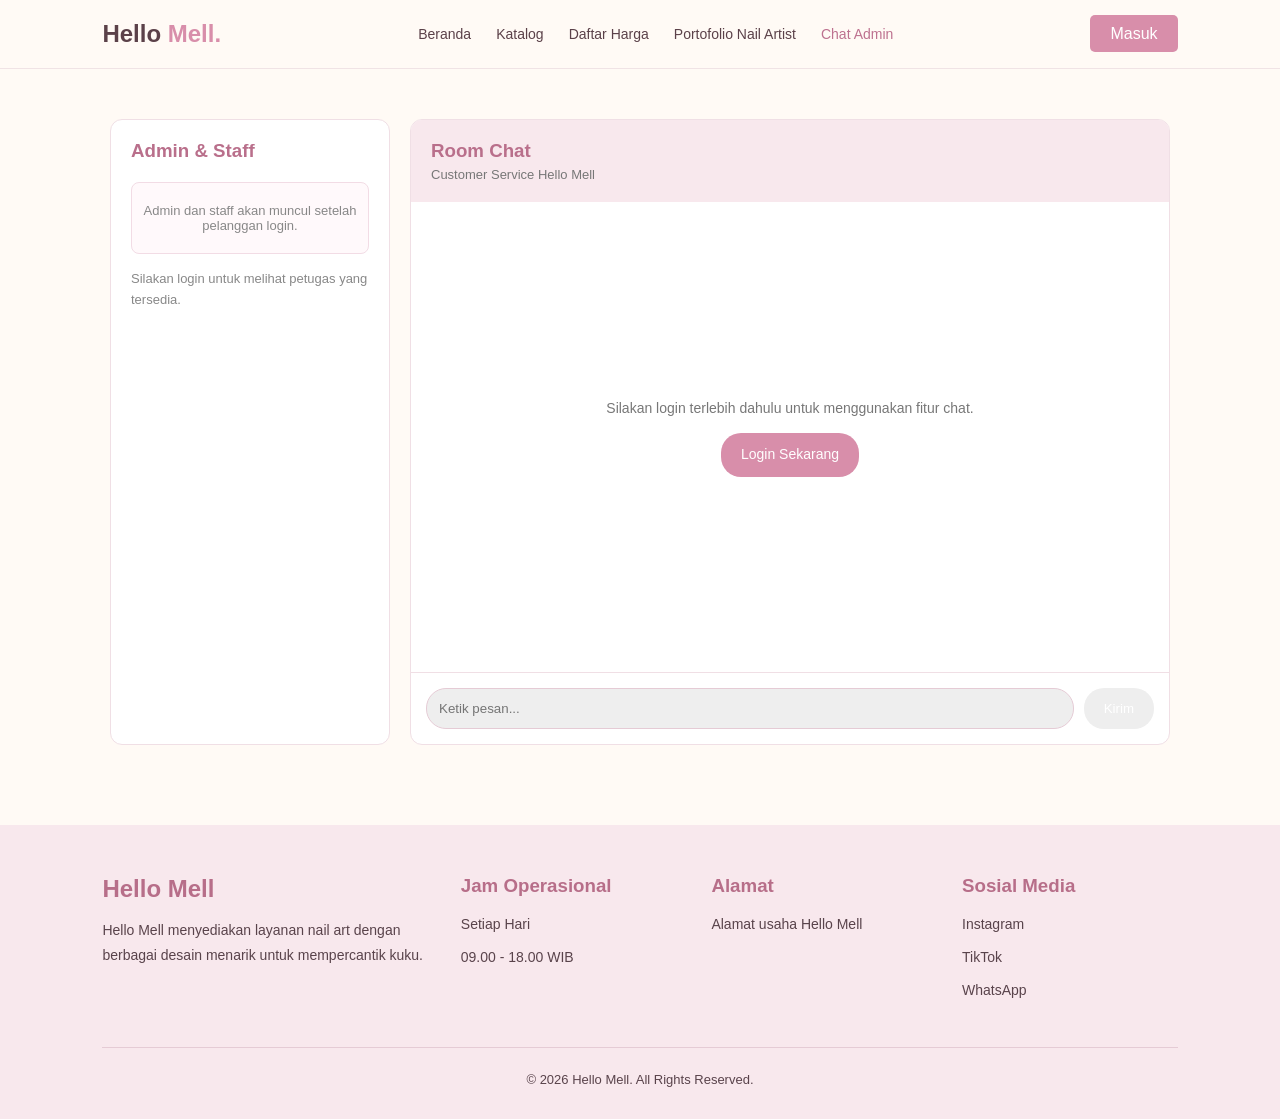
<file: Cust side/cetadmin.html>
<!DOCTYPE html>
<html lang="id">
<head>
    <meta charset="UTF-8">
    <meta name="viewport" content="width=device-width, initial-scale=1.0">
    <title>Chat Admin | Hello Mell</title>

    <style>
        * {
            margin: 0;
            padding: 0;
            box-sizing: border-box;
        }

        body {
            font-family: Arial, Helvetica, sans-serif;
            background: #fffaf5;
            color: #5b4149;
        }

        a {
            text-decoration: none;
            color: inherit;
        }

        /* NAVBAR */
        .navbar {
            display: flex;
            justify-content: space-between;
            align-items: center;
            padding: 20px 8%;
            background: #fffaf5;
            border-bottom: 1px solid #f0e3e5;
        }

        .logo {
            font-size: 24px;
            font-weight: bold;
        }

        .logo span {
            color: #d88eaa;
        }

        .nav-links {
            display: flex;
            gap: 25px;
        }

        .nav-links a {
            font-size: 14px;
        }

        .nav-links a:hover,
        .nav-links .active {
            color: #bd718f;
        }

        .register-btn {
            background: #d88eaa;
            color: white;
            padding: 10px 20px;
            border-radius: 5px;
        }

        .menu-btn {
            display: none;
            font-size: 24px;
            border: none;
            background: none;
            cursor: pointer;
        }

        /* CHAT */
        .chat-container {
            max-width: 1100px;
            margin: 50px auto;
            padding: 0 20px;
        }

        .chat-content {
            display: grid;
            grid-template-columns: 280px 1fr;
            gap: 20px;
        }

        .staff-section,
        .room-section {
            background: white;
            border: 1px solid #f0dfe5;
            border-radius: 12px;
        }

        .staff-section {
            padding: 20px;
        }

        .staff-section h3 {
            color: #b96f8b;
            margin-bottom: 20px;
        }

        .staff-box {
            background: #fff9fb;
            border: 1px solid #f2dce5;
            border-radius: 8px;
            padding: 20px 10px;
            text-align: center;
            color: #888;
            font-size: 13px;
        }

        .staff-info {
            margin-top: 15px;
            color: #888;
            font-size: 13px;
            line-height: 1.6;
        }

        /* ROOM CHAT */
        .room-section {
            overflow: hidden;
        }

        .room-header {
            background: #f8e8ed;
            padding: 20px;
        }

        .room-header h3 {
            color: #b96f8b;
            margin-bottom: 5px;
        }

        .room-header p {
            color: #777;
            font-size: 13px;
        }

        .chat-room {
            height: 470px;
            display: flex;
            align-items: center;
            justify-content: center;
            padding: 20px;
        }

        .chat-notice {
            text-align: center;
            color: #777;
            font-size: 14px;
            line-height: 1.7;
        }

        .chat-notice a {
            display: inline-block;
            margin-top: 12px;
            padding: 10px 20px;
            background: #d88eaa;
            color: white;
            border-radius: 20px;
        }

        .chat-input {
            display: flex;
            gap: 10px;
            padding: 15px;
            border-top: 1px solid #f0dfe5;
        }

        .chat-input input {
            flex: 1;
            padding: 12px;
            border: 1px solid #e5cbd5;
            border-radius: 20px;
        }

        .chat-input button {
            padding: 10px 20px;
            border: none;
            border-radius: 20px;
            background: #d88eaa;
            color: white;
            cursor: pointer;
        }

        .chat-input input:disabled,
        .chat-input button:disabled {
            background: #eee;
            cursor: not-allowed;
        }

        /* FOOTER */
        .footer {
            background: #f8e8ed;
            color: #59434b;
            margin-top: 80px;
            padding: 50px 8% 20px;
        }

        .footer-container {
            display: grid;
            grid-template-columns: 1.5fr 1fr 1fr 1fr;
            gap: 35px;
            max-width: 1200px;
            margin: auto;
        }

        .footer h2,
        .footer h3 {
            color: #b76e89;
            margin-bottom: 15px;
        }

        .footer p {
            font-size: 14px;
            line-height: 1.8;
            margin-bottom: 8px;
        }

        .footer-bottom {
            border-top: 1px solid #e5cbd5;
            text-align: center;
            margin-top: 35px;
            padding-top: 20px;
        }

        .footer-bottom p {
            font-size: 13px;
        }

        /* RESPONSIVE */
        @media (max-width: 900px) {
            .chat-content {
                grid-template-columns: 1fr 2fr;
            }

            .footer-container {
                grid-template-columns: 1fr 1fr;
            }
        }

        @media (max-width: 600px) {
            .navbar {
                flex-wrap: wrap;
            }

            .nav-links {
                display: none;
                flex-direction: column;
                width: 100%;
                padding: 20px 0;
            }

            .nav-links.show {
                display: flex;
            }

            .menu-btn {
                display: block;
            }

            .chat-content {
                grid-template-columns: 1fr;
            }

            .chat-room {
                height: 300px;
            }

            .footer-container {
                grid-template-columns: 1fr;
            }

            .footer {
                padding: 40px 6% 20px;
            }
        }
    </style>
</head>

<body>

    <!-- NAVBAR -->
    <header class="navbar">

        <div class="logo">
            Hello <span>Mell.</span>
        </div>

        <nav class="nav-links" id="navLinks">
            <a href="ikibrandae.html">Beranda</a>
            <a href="ikikatalog.html">Katalog</a>
            <a href="ikidaftarharga.html">Daftar Harga</a>
            <a href="profilewong.html">Portofolio Nail Artist</a>
            <a href="cetadmin.html" class="active">Chat Admin</a>
        </nav>

        <div class="nav-buttons" id="navButtons">
            <a href="login.html" class="register-btn">Masuk</a>
        </div>

        <button class="menu-btn" onclick="toggleMenu()">☰</button>

    </header>

    <!-- CHAT -->
    <main class="chat-container">

        <div class="chat-content">

            <!-- ADMIN DAN STAFF -->
            <div class="staff-section">

                <h3>Admin & Staff</h3>

                <div class="staff-box" id="staffBox">
                    <p>Admin dan staff akan muncul setelah pelanggan login.</p>
                </div>

                <div class="staff-info">
                    <p id="staffInfo">
                        Silakan login untuk melihat petugas yang tersedia.
                    </p>
                </div>

            </div>

            <!-- ROOM CHAT -->
            <div class="room-section">

                <div class="room-header">
                    <h3>Room Chat</h3>
                    <p>Customer Service Hello Mell</p>
                </div>

                <div class="chat-room" id="chatRoom">

                    <div class="chat-notice" id="chatNotice">
                        <p>Silakan login terlebih dahulu untuk menggunakan fitur chat.</p>
                        <a href="login.html">Login Sekarang</a>
                    </div>

                </div>

                <div class="chat-input">
                    <input
                        type="text"
                        id="messageInput"
                        placeholder="Ketik pesan..."
                        disabled
                    >

                    <button id="sendButton" disabled>
                        Kirim
                    </button>
                </div>

            </div>

        </div>

    </main>

    <!-- FOOTER -->
    <footer class="footer">

        <div class="footer-container">

            <div>
                <h2>Hello Mell</h2>
                <p>
                    Hello Mell menyediakan layanan nail art
                    dengan berbagai desain menarik untuk
                    mempercantik kuku.
                </p>
            </div>

            <div>
                <h3>Jam Operasional</h3>
                <p>Setiap Hari</p>
                <p>09.00 - 18.00 WIB</p>
            </div>

            <div>
                <h3>Alamat</h3>
                <p>Alamat usaha Hello Mell</p>
            </div>

            <div>
                <h3>Sosial Media</h3>
                <p><a href="#">Instagram</a></p>
                <p><a href="#">TikTok</a></p>
                <p><a href="#">WhatsApp</a></p>
            </div>

        </div>

        <div class="footer-bottom">
            <p>&copy; 2026 Hello Mell. All Rights Reserved.</p>
        </div>

    </footer>

    <script>

        /* MENU NAVBAR */
        function toggleMenu() {
            document.getElementById("navLinks").classList.toggle("show");
        }

        /* STATUS LOGIN */
        let statusLogin = localStorage.getItem("statusLogin");
        let navButtons = document.getElementById("navButtons");

        if (statusLogin == "true") {

            navButtons.innerHTML =
                '<a href="profilpengguna.html" class="register-btn">Profil</a>';

            /* MEMBUKA CHAT */
            document.getElementById("chatNotice").style.display = "none";

            document.getElementById("messageInput").disabled = false;
            document.getElementById("sendButton").disabled = false;

            document.getElementById("staffBox").innerHTML =
                "<p>Belum ada petugas yang menangani.</p>";

            document.getElementById("staffInfo").textContent =
                "Admin dan staff akan muncul ketika tersedia.";

        } else {

            navButtons.innerHTML =
                '<a href="login.html" class="register-btn">Masuk</a>';

        }

        /* KIRIM PESAN SIMULASI */
        document.getElementById("sendButton").addEventListener("click", function() {

            let messageInput = document.getElementById("messageInput");
            let message = messageInput.value.trim();

            if (message == "") {
                return;
            }

            let chatRoom = document.getElementById("chatRoom");

            let newMessage = document.createElement("p");
            newMessage.textContent = message;
            newMessage.style.background = "#f8e8ed";
            newMessage.style.padding = "10px";
            newMessage.style.borderRadius = "10px";
            newMessage.style.marginBottom = "10px";
            newMessage.style.maxWidth = "80%";
            newMessage.style.alignSelf = "flex-end";

            chatRoom.style.display = "flex";
            chatRoom.style.flexDirection = "column";
            chatRoom.style.alignItems = "flex-end";
            chatRoom.style.justifyContent = "flex-start";
            chatRoom.style.overflowY = "auto";

            chatRoom.appendChild(newMessage);

            messageInput.value = "";

        });

    </script>

</body>
</html>
</file>
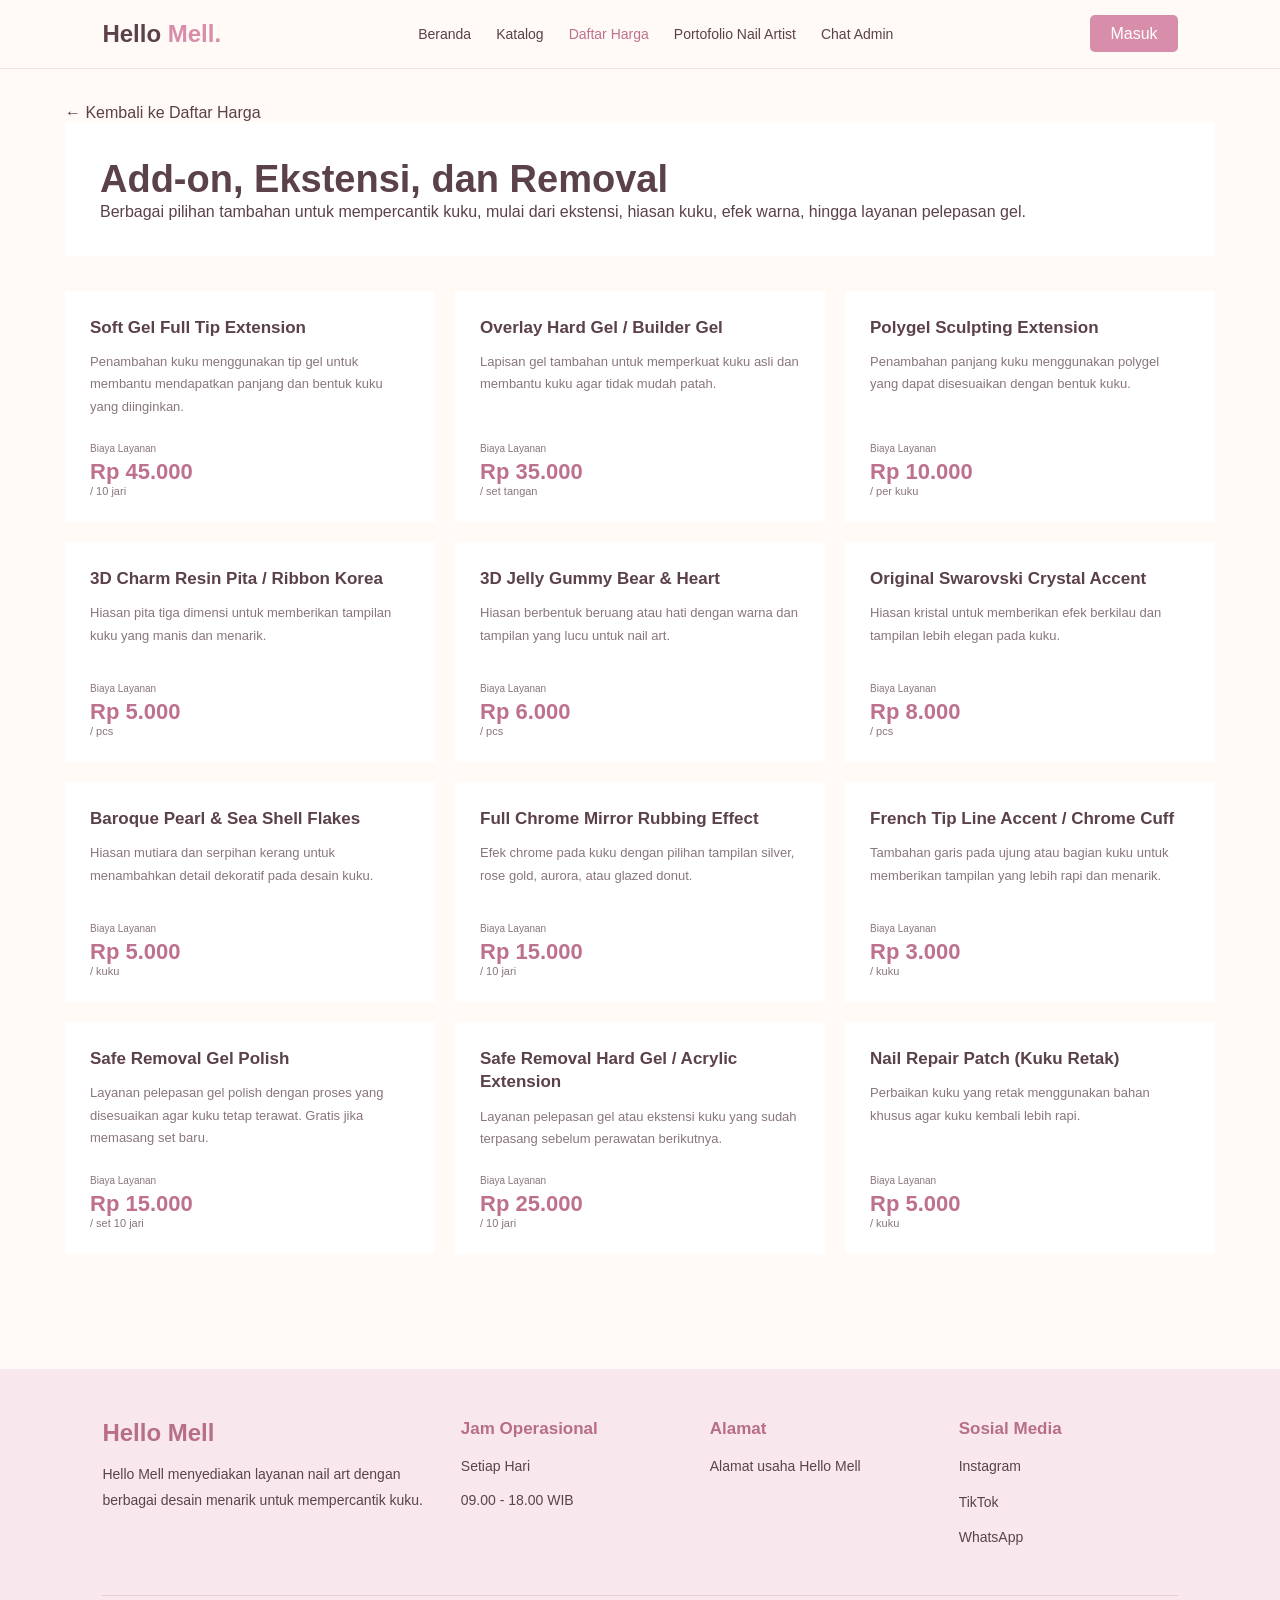
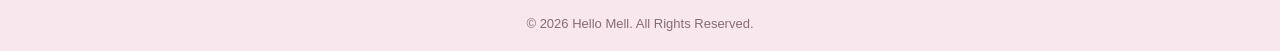
<file: Cust side/detailaddon.html>
<!DOCTYPE html>
<html lang="id">
<head>
    <meta charset="UTF-8">
    <meta name="viewport" content="width=device-width, initial-scale=1.0">
    <title>Add-on & Ekstensi | Hello Mell</title>
    <link rel="stylesheet" href="csse.css">
</head>
<body>

<!-- NAVBAR -->
<header class="navbar">
    <div class="logo">Hello <span>Mell.</span></div>

    <nav class="nav-links" id="navLinks">
        <a href="ikibrandae.html">Beranda</a>
        <a href="ikikatalog.html">Katalog</a>
        <a href="ikidaftarharga.html" class="active">Daftar Harga</a>
        <a href="profilewong.html">Portofolio Nail Artist</a>
        <a href="cetadmin.html">Chat Admin</a>
    </nav>

<div class="nav-buttons" id="navButtons">
    <a href="login.html" class="register-btn">Masuk</a>
</div>

    <button class="menu-btn" onclick="toggleMenu()">☰</button>
</header>

<main class="container">

    <a href="ikidaftarharga.html" class="back-link">
        ← Kembali ke Daftar Harga
    </a>

    <section class="page-title">
        <h1>Add-on, Ekstensi, dan Removal</h1>
        <p>
            Berbagai pilihan tambahan untuk mempercantik
            kuku, mulai dari ekstensi, hiasan kuku,
            efek warna, hingga layanan pelepasan gel.
        </p>
    </section>

    <section class="price-grid">

        <article class="price-card">
            <h3>Soft Gel Full Tip Extension</h3>
            <p>
                Penambahan kuku menggunakan tip gel
                untuk membantu mendapatkan panjang
                dan bentuk kuku yang diinginkan.
            </p>
            <div class="service-price">
                <span>Biaya Layanan</span>
                <strong>Rp 45.000</strong>
                <small>/ 10 jari</small>
            </div>
        </article>

        <article class="price-card">
            <h3>Overlay Hard Gel / Builder Gel</h3>
            <p>
                Lapisan gel tambahan untuk memperkuat
                kuku asli dan membantu kuku agar
                tidak mudah patah.
            </p>
            <div class="service-price">
                <span>Biaya Layanan</span>
                <strong>Rp 35.000</strong>
                <small>/ set tangan</small>
            </div>
        </article>

        <article class="price-card">
            <h3>Polygel Sculpting Extension</h3>
            <p>
                Penambahan panjang kuku menggunakan
                polygel yang dapat disesuaikan
                dengan bentuk kuku.
            </p>
            <div class="service-price">
                <span>Biaya Layanan</span>
                <strong>Rp 10.000</strong>
                <small>/ per kuku</small>
            </div>
        </article>

        <article class="price-card">
            <h3>3D Charm Resin Pita / Ribbon Korea</h3>
            <p>
                Hiasan pita tiga dimensi untuk memberikan
                tampilan kuku yang manis dan menarik.
            </p>
            <div class="service-price">
                <span>Biaya Layanan</span>
                <strong>Rp 5.000</strong>
                <small>/ pcs</small>
            </div>
        </article>

        <article class="price-card">
            <h3>3D Jelly Gummy Bear & Heart</h3>
            <p>
                Hiasan berbentuk beruang atau hati
                dengan warna dan tampilan yang lucu
                untuk nail art.
            </p>
            <div class="service-price">
                <span>Biaya Layanan</span>
                <strong>Rp 6.000</strong>
                <small>/ pcs</small>
            </div>
        </article>

        <article class="price-card">
            <h3>Original Swarovski Crystal Accent</h3>
            <p>
                Hiasan kristal untuk memberikan
                efek berkilau dan tampilan
                lebih elegan pada kuku.
            </p>
            <div class="service-price">
                <span>Biaya Layanan</span>
                <strong>Rp 8.000</strong>
                <small>/ pcs</small>
            </div>
        </article>

        <article class="price-card">
            <h3>Baroque Pearl & Sea Shell Flakes</h3>
            <p>
                Hiasan mutiara dan serpihan kerang
                untuk menambahkan detail dekoratif
                pada desain kuku.
            </p>
            <div class="service-price">
                <span>Biaya Layanan</span>
                <strong>Rp 5.000</strong>
                <small>/ kuku</small>
            </div>
        </article>

        <article class="price-card">
            <h3>Full Chrome Mirror Rubbing Effect</h3>
            <p>
                Efek chrome pada kuku dengan pilihan
                tampilan silver, rose gold, aurora,
                atau glazed donut.
            </p>
            <div class="service-price">
                <span>Biaya Layanan</span>
                <strong>Rp 15.000</strong>
                <small>/ 10 jari</small>
            </div>
        </article>

        <article class="price-card">
            <h3>French Tip Line Accent / Chrome Cuff</h3>
            <p>
                Tambahan garis pada ujung atau
                bagian kuku untuk memberikan
                tampilan yang lebih rapi dan menarik.
            </p>
            <div class="service-price">
                <span>Biaya Layanan</span>
                <strong>Rp 3.000</strong>
                <small>/ kuku</small>
            </div>
        </article>

        <article class="price-card">
            <h3>Safe Removal Gel Polish</h3>
            <p>
                Layanan pelepasan gel polish
                dengan proses yang disesuaikan
                agar kuku tetap terawat.
                Gratis jika memasang set baru.
            </p>
            <div class="service-price">
                <span>Biaya Layanan</span>
                <strong>Rp 15.000</strong>
                <small>/ set 10 jari</small>
            </div>
        </article>

        <article class="price-card">
            <h3>Safe Removal Hard Gel / Acrylic Extension</h3>
            <p>
                Layanan pelepasan gel atau ekstensi
                kuku yang sudah terpasang
                sebelum perawatan berikutnya.
            </p>
            <div class="service-price">
                <span>Biaya Layanan</span>
                <strong>Rp 25.000</strong>
                <small>/ 10 jari</small>
            </div>
        </article>

        <article class="price-card">
            <h3>Nail Repair Patch (Kuku Retak)</h3>
            <p>
                Perbaikan kuku yang retak
                menggunakan bahan khusus
                agar kuku kembali lebih rapi.
            </p>
            <div class="service-price">
                <span>Biaya Layanan</span>
                <strong>Rp 5.000</strong>
                <small>/ kuku</small>
            </div>
        </article>

    </section>

</main>

<!-- FOOTER -->
<footer class="footer">
    <div class="footer-container">

        <div class="footer-about">
            <h2>Hello Mell</h2>
            <p>
                Hello Mell menyediakan layanan nail art
                dengan berbagai desain menarik untuk
                mempercantik kuku.
            </p>
        </div>

        <div class="footer-hours">
            <h3>Jam Operasional</h3>
            <p>Setiap Hari</p>
            <p>09.00 - 18.00 WIB</p>
        </div>

        <div class="footer-address">
            <h3>Alamat</h3>
            <p>Alamat usaha Hello Mell</p>
        </div>

        <div class="footer-social">
            <h3>Sosial Media</h3>
            <p><a href="#">Instagram</a></p>
            <p><a href="#">TikTok</a></p>
            <p><a href="#">WhatsApp</a></p>
        </div>

    </div>

    <div class="footer-bottom">
        <p>&copy; 2026 Hello Mell. All Rights Reserved.</p>
    </div>
</footer>

<script>
    function toggleMenu() {
        document.getElementById("navLinks").classList.toggle("show");
    let statusLogin = localStorage.getItem("statusLogin");
    let navButtons = document.getElementById("navButtons");
    }
    if (statusLogin == "true") {
        navButtons.innerHTML = '<a href="profilpengguna.html" class="register-btn">Profil</a>';
    } else {
        navButtons.innerHTML = '<a href="login.html" class="register-btn">Masuk</a>';
    }
</script>

</body>
</html>
</file>
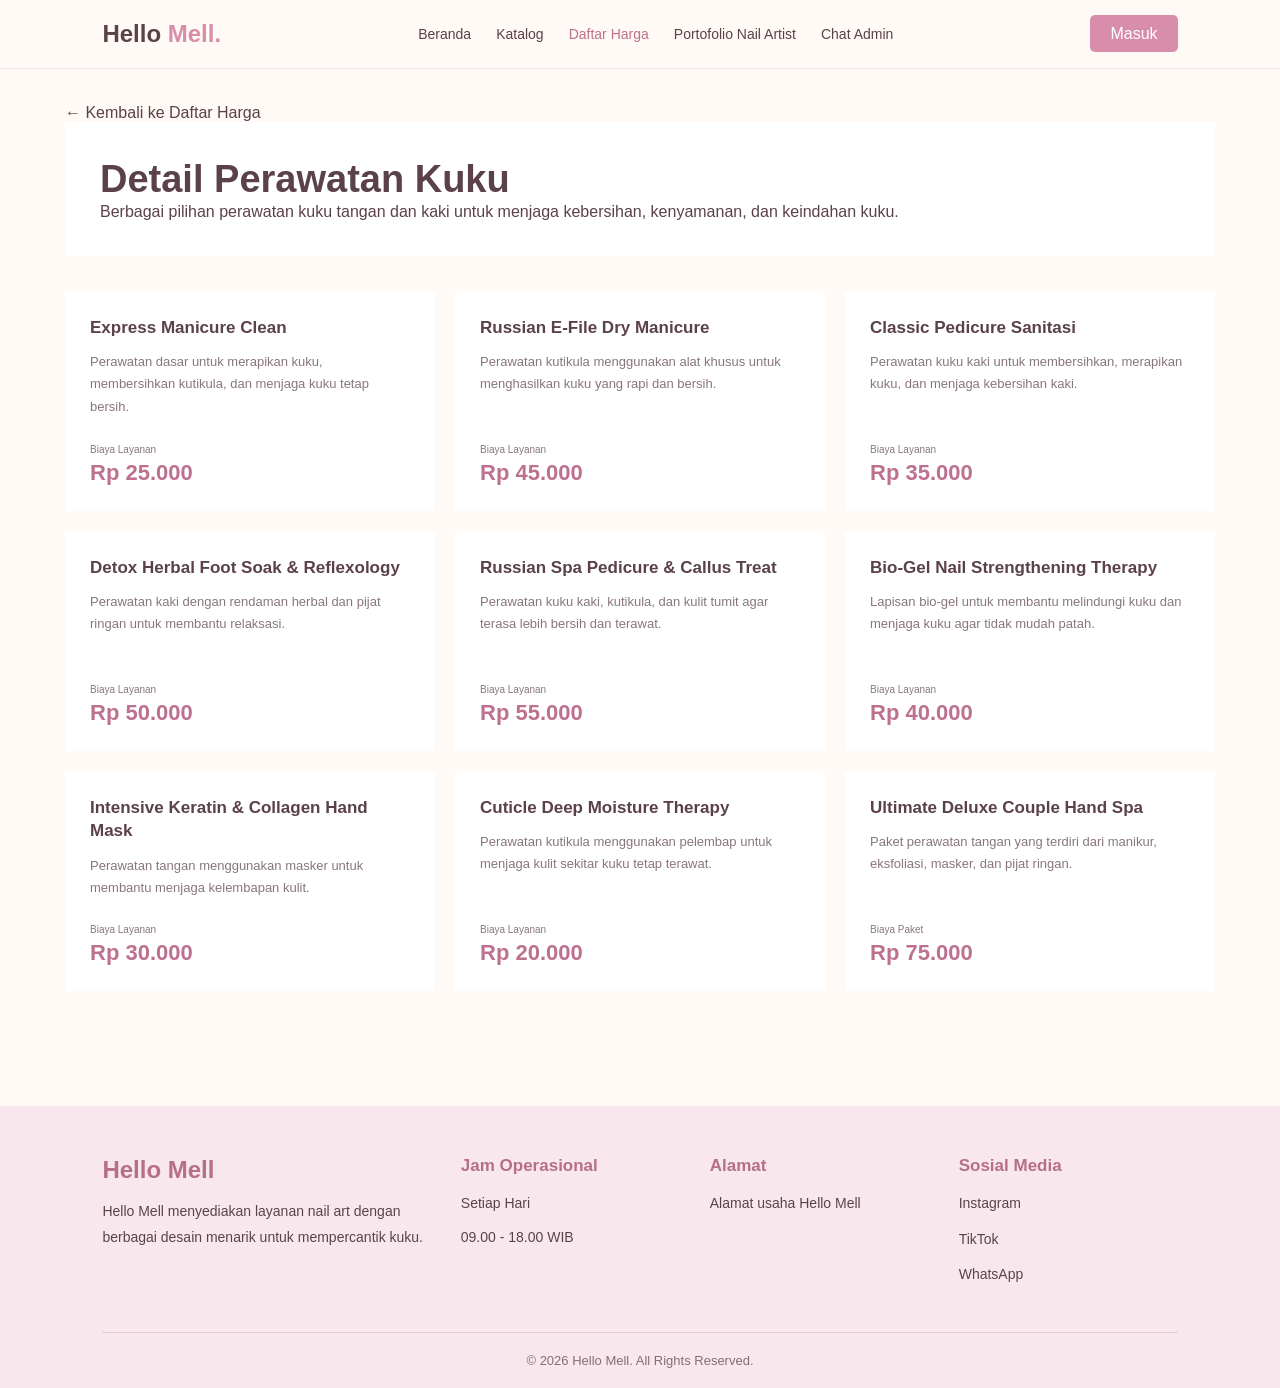
<file: Cust side/detailpelayanan.html>
<!DOCTYPE html>
<html lang="id">
<head>
    <meta charset="UTF-8">
    <meta name="viewport" content="width=device-width, initial-scale=1.0">
    <title>Detail Perawatan | Hello Mell</title>
    <link rel="stylesheet" href="csse.css">
</head>
<body>

<!-- NAVBAR -->
<header class="navbar">
    <div class="logo">Hello <span>Mell.</span></div>

    <nav class="nav-links" id="navLinks">
        <a href="ikibrandae.html">Beranda</a>
        <a href="ikikatalog.html">Katalog</a>
        <a href="ikidaftarharga.html" class="active">Daftar Harga</a>
        <a href="profilewong.html">Portofolio Nail Artist</a>
        <a href="cetadmin.html">Chat Admin</a>
    </nav>

  <div class="nav-buttons" id="navButtons">
    <a href="login.html" class="register-btn">Masuk</a>
</div>

    <button class="menu-btn" onclick="toggleMenu()">☰</button>
</header>

<main class="container">

    <a href="ikidaftarharga.html" class="back-link">
        ← Kembali ke Daftar Harga
    </a>

    <section class="page-title">
        <h1>Detail Perawatan Kuku</h1>
        <p>
            Berbagai pilihan perawatan kuku tangan dan kaki
            untuk menjaga kebersihan, kenyamanan, dan
            keindahan kuku.
        </p>
    </section>

    <section class="price-grid">

        <article class="price-card">
            <h3>Express Manicure Clean</h3>
            <p>
                Perawatan dasar untuk merapikan kuku,
                membersihkan kutikula, dan menjaga kuku
                tetap bersih.
            </p>
            <div class="service-price">
                <span>Biaya Layanan</span>
                <strong>Rp 25.000</strong>
            </div>
        </article>

        <article class="price-card">
            <h3>Russian E-File Dry Manicure</h3>
            <p>
                Perawatan kutikula menggunakan alat khusus
                untuk menghasilkan kuku yang rapi dan bersih.
            </p>
            <div class="service-price">
                <span>Biaya Layanan</span>
                <strong>Rp 45.000</strong>
            </div>
        </article>

        <article class="price-card">
            <h3>Classic Pedicure Sanitasi</h3>
            <p>
                Perawatan kuku kaki untuk membersihkan,
                merapikan kuku, dan menjaga kebersihan kaki.
            </p>
            <div class="service-price">
                <span>Biaya Layanan</span>
                <strong>Rp 35.000</strong>
            </div>
        </article>

        <article class="price-card">
            <h3>Detox Herbal Foot Soak & Reflexology</h3>
            <p>
                Perawatan kaki dengan rendaman herbal
                dan pijat ringan untuk membantu relaksasi.
            </p>
            <div class="service-price">
                <span>Biaya Layanan</span>
                <strong>Rp 50.000</strong>
            </div>
        </article>

        <article class="price-card">
            <h3>Russian Spa Pedicure & Callus Treat</h3>
            <p>
                Perawatan kuku kaki, kutikula, dan
                kulit tumit agar terasa lebih bersih
                dan terawat.
            </p>
            <div class="service-price">
                <span>Biaya Layanan</span>
                <strong>Rp 55.000</strong>
            </div>
        </article>

        <article class="price-card">
            <h3>Bio-Gel Nail Strengthening Therapy</h3>
            <p>
                Lapisan bio-gel untuk membantu melindungi
                kuku dan menjaga kuku agar tidak mudah patah.
            </p>
            <div class="service-price">
                <span>Biaya Layanan</span>
                <strong>Rp 40.000</strong>
            </div>
        </article>

        <article class="price-card">
            <h3>Intensive Keratin & Collagen Hand Mask</h3>
            <p>
                Perawatan tangan menggunakan masker
                untuk membantu menjaga kelembapan kulit.
            </p>
            <div class="service-price">
                <span>Biaya Layanan</span>
                <strong>Rp 30.000</strong>
            </div>
        </article>

        <article class="price-card">
            <h3>Cuticle Deep Moisture Therapy</h3>
            <p>
                Perawatan kutikula menggunakan pelembap
                untuk menjaga kulit sekitar kuku tetap terawat.
            </p>
            <div class="service-price">
                <span>Biaya Layanan</span>
                <strong>Rp 20.000</strong>
            </div>
        </article>

        <article class="price-card">
            <h3>Ultimate Deluxe Couple Hand Spa</h3>
            <p>
                Paket perawatan tangan yang terdiri dari
                manikur, eksfoliasi, masker, dan pijat ringan.
            </p>
            <div class="service-price">
                <span>Biaya Paket</span>
                <strong>Rp 75.000</strong>
            </div>
        </article>

    </section>

</main>

<!-- FOOTER -->
<footer class="footer">
    <div class="footer-container">

        <div class="footer-about">
            <h2>Hello Mell</h2>
            <p>
                Hello Mell menyediakan layanan nail art
                dengan berbagai desain menarik untuk
                mempercantik kuku.
            </p>
        </div>

        <div class="footer-hours">
            <h3>Jam Operasional</h3>
            <p>Setiap Hari</p>
            <p>09.00 - 18.00 WIB</p>
        </div>

        <div class="footer-address">
            <h3>Alamat</h3>
            <p>Alamat usaha Hello Mell</p>
        </div>

        <div class="footer-social">
            <h3>Sosial Media</h3>
            <p><a href="#">Instagram</a></p>
            <p><a href="#">TikTok</a></p>
            <p><a href="#">WhatsApp</a></p>
        </div>

    </div>

    <div class="footer-bottom">
        <p>&copy; 2026 Hello Mell. All Rights Reserved.</p>
    </div>
</footer>

<script>
    function toggleMenu() {
        document.getElementById("navLinks").classList.toggle("show");
    }
    let statusLogin = localStorage.getItem("statusLogin");
    let navButtons = document.getElementById("navButtons");

    if (statusLogin == "true") {
        navButtons.innerHTML = '<a href="profilpengguna.html" class="register-btn">Profil</a>';
    } else {
        navButtons.innerHTML = '<a href="login.html" class="register-btn">Masuk</a>';
    }
</script>

</body>
</html>
</file>
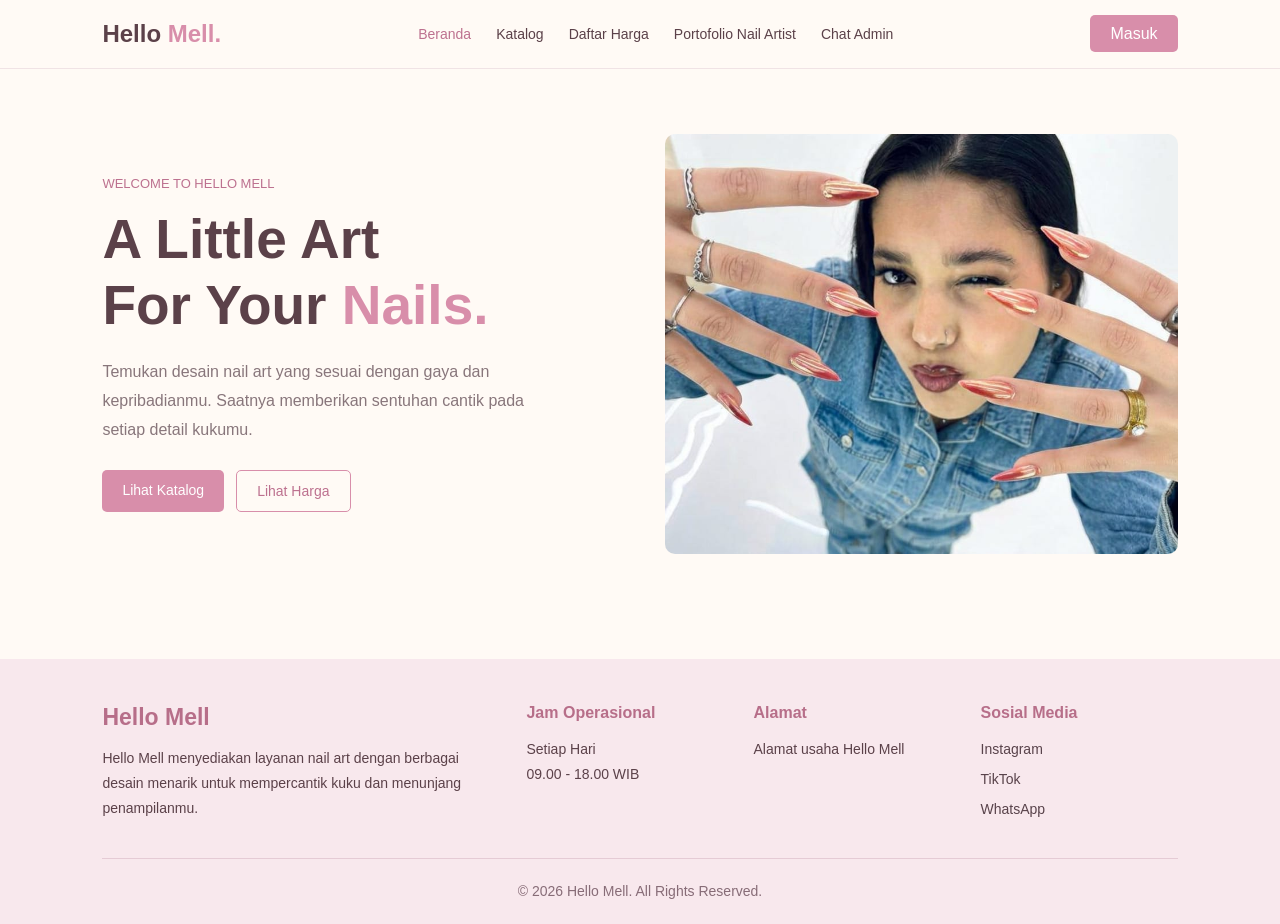
<file: Cust side/ikibrandae.html>
<!DOCTYPE html>
<html lang="id">
<head>
    <meta charset="UTF-8">
    <meta name="viewport" content="width=device-width, initial-scale=1.0">
    <title>Hello Mell | Nail Art Studio</title>

    <style>
        * {
            margin: 0;
            padding: 0;
            box-sizing: border-box;
        }

        body {
            font-family: Arial, Helvetica, sans-serif;
            background-color: #fffaf5;
            color: #5b4149;
        }

        img {
            max-width: 100%;
            display: block;
        }

        a {
            text-decoration: none;
            color: inherit;
        }

        /* NAVBAR */
        .navbar {
            display: flex;
            justify-content: space-between;
            align-items: center;
            padding: 20px 8%;
            background-color: #fffaf5;
            border-bottom: 1px solid #f0e3e5;
        }

        .logo {
            font-size: 24px;
            font-weight: bold;
        }

        .logo span {
            color: #d88eaa;
        }

        .nav-links {
            display: flex;
            gap: 25px;
        }

        .nav-links a {
            font-size: 14px;
        }

        .nav-links a:hover,
        .nav-links .active {
            color: #bd718f;
        }

        .register-btn {
            background-color: #d88eaa;
            color: white;
            padding: 10px 20px;
            border-radius: 5px;
        }

        .register-btn:hover {
            background-color: #bd718f;
        }

        .menu-btn {
            display: none;
            font-size: 24px;
            border: none;
            background: none;
            cursor: pointer;
        }

        /* HERO */
        .hero {
            padding: 65px 8%;
            display: flex;
            align-items: center;
            gap: 50px;
        }

        .hero-content {
            flex: 1;
        }

        .hero-subtitle {
            color: #bd718f;
            font-size: 13px;
            margin-bottom: 15px;
        }

        .hero-content h1 {
            font-size: 55px;
            line-height: 1.2;
            margin-bottom: 20px;
        }

        .hero-content h1 span {
            color: #d88eaa;
        }

        .hero-description {
            color: #88767b;
            line-height: 1.8;
            margin-bottom: 25px;
            max-width: 450px;
        }

        .hero-buttons {
            display: flex;
            gap: 12px;
        }

        .primary-btn,
        .secondary-btn {
            padding: 12px 20px;
            border-radius: 5px;
            font-size: 14px;
        }

        .primary-btn {
            background-color: #d88eaa;
            color: white;
        }

        .primary-btn:hover {
            background-color: #bd718f;
        }

        .secondary-btn {
            border: 1px solid #d88eaa;
            color: #bd718f;
        }

        .secondary-btn:hover {
            background-color: #f8e9ef;
        }

        .hero-image {
            flex: 1;
        }

        .hero-image img {
            width: 100%;
            height: 420px;
            object-fit: cover;
            border-radius: 10px;
        }

        .photo-caption {
            font-size: 12px;
            color: #88767b;
            margin-top: 10px;
        }

        /* FOOTER */
        .footer {
            background-color: #f8e8ed;
            padding: 45px 8% 20px;
            margin-top: 40px;
        }

        .footer-container {
            display: grid;
            grid-template-columns: 2fr 1fr 1fr 1fr;
            gap: 30px;
        }

        .footer h2,
        .footer h3 {
            color: #b76e89;
            margin-bottom: 15px;
        }

        .footer h2 {
            font-size: 23px;
        }

        .footer h3 {
            font-size: 16px;
        }

        .footer p,
        .footer a {
            font-size: 14px;
            line-height: 1.8;
        }

        .footer a {
            display: block;
            color: #59434b;
            margin-bottom: 5px;
        }

        .footer a:hover {
            color: #d98ca8;
        }

        .footer-bottom {
            text-align: center;
            border-top: 1px solid #e5cbd5;
            margin-top: 30px;
            padding-top: 20px;
            color: #876c77;
            font-size: 13px;
        }

        /* TABLET */
        @media (max-width: 900px) {
            .navbar {
                padding: 20px 5%;
            }

            .nav-links {
                gap: 15px;
            }

            .hero {
                padding: 50px 5%;
                gap: 30px;
            }

            .hero-content h1 {
                font-size: 43px;
            }

            .hero-image img {
                height: 350px;
            }

            .footer-container {
                grid-template-columns: 1fr 1fr;
            }
        }

        /* MOBILE */
        @media (max-width: 600px) {
            .navbar {
                flex-wrap: wrap;
            }

            .menu-btn {
                display: block;
            }

            .nav-links {
                display: none;
                width: 100%;
                flex-direction: column;
                padding-top: 20px;
            }

            .nav-links.show {
                display: flex;
            }

            .nav-buttons {
                margin-left: auto;
                margin-right: 15px;
            }

            .register-btn {
                padding: 8px 15px;
                font-size: 13px;
            }

            .hero {
                flex-direction: column-reverse;
                padding: 35px 6%;
            }

            .hero-image img {
                height: 300px;
            }

            .hero-content h1 {
                font-size: 38px;
            }

            .hero-description {
                font-size: 14px;
            }

            .hero-buttons {
                flex-wrap: wrap;
            }

            .about-section {
                padding: 45px 6%;
            }

            .about-content h2 {
                font-size: 28px;
            }

            .footer {
                padding: 40px 6% 20px;
            }

            .footer-container {
                grid-template-columns: 1fr;
                gap: 25px;
            }
        }
    </style>
</head>

<body>

    <!-- NAVBAR -->
    <header class="navbar">

        <div class="logo">
            Hello <span>Mell.</span>
        </div>

        <nav class="nav-links" id="navLinks">
            <a href="ikibrandae.html" class="active">Beranda</a>
            <a href="ikikatalog.html">Katalog</a>
            <a href="ikidaftarharga.html">Daftar Harga</a>
            <a href="profilewong.html">Portofolio Nail Artist</a>
            <a href="cetadmin.html">Chat Admin</a>
        </nav>

       <div class="nav-buttons" id="navButtons">
    <a href="login.html" class="register-btn">Masuk</a>
</div>
</div>

        <button class="menu-btn" onclick="toggleMenu()">☰</button>

    </header>

    <!-- HERO -->
    <section class="hero">

        <div class="hero-content">

            <p class="hero-subtitle">
                WELCOME TO HELLO MELL
            </p>

            <h1>
                A Little Art<br>
                For Your <span>Nails.</span>
            </h1>

            <p class="hero-description">
                Temukan desain nail art yang sesuai dengan gaya dan
                kepribadianmu. Saatnya memberikan sentuhan cantik
                pada setiap detail kukumu.
            </p>

            <div class="hero-buttons">

                <a href="ikikatalog.html" class="primary-btn">
                    Lihat Katalog
                </a>

                <a href="ikidaftarharga.html" class="secondary-btn">
                    Lihat Harga
                </a>

            </div>

        </div>

        <div class="hero-image">

            <img src="image/gambar pjbl/lucuu.jpeg" alt="Nail art Hello Mell">

        </div>

    </section>

    <!-- FOOTER -->
    <footer class="footer">

        <div class="footer-container">

            <div class="footer-about">
                <h2>Hello Mell</h2>

                <p>
                    Hello Mell menyediakan layanan nail art dengan
                    berbagai desain menarik untuk mempercantik kuku
                    dan menunjang penampilanmu.
                </p>
            </div>

            <div class="footer-hours">
                <h3>Jam Operasional</h3>
                <p>Setiap Hari</p>
                <p>09.00 - 18.00 WIB</p>
            </div>

            <div class="footer-address">
                <h3>Alamat</h3>
                <p>Alamat usaha Hello Mell</p>
            </div>

            <div class="footer-social">
                <h3>Sosial Media</h3>

                <a href="#">Instagram</a>
                <a href="#">TikTok</a>
                <a href="#">WhatsApp</a>
            </div>

        </div>

        <div class="footer-bottom">
            <p>&copy; 2026 Hello Mell. All Rights Reserved.</p>
        </div>

    </footer>

    <!-- JAVASCRIPT -->
  <script>
    function toggleMenu() {
        document.getElementById("navLinks").classList.toggle("show");
    }

    let statusLogin = localStorage.getItem("statusLogin");
    let navButtons = document.getElementById("navButtons");

    if (statusLogin == "true") {
        navButtons.innerHTML = '<a href="profilpengguna.html" class="register-btn">Profil</a>';
    } else {
        navButtons.innerHTML = '<a href="login.html" class="register-btn">Masuk</a>';
    }
</script>

</body>
</html>
</file>
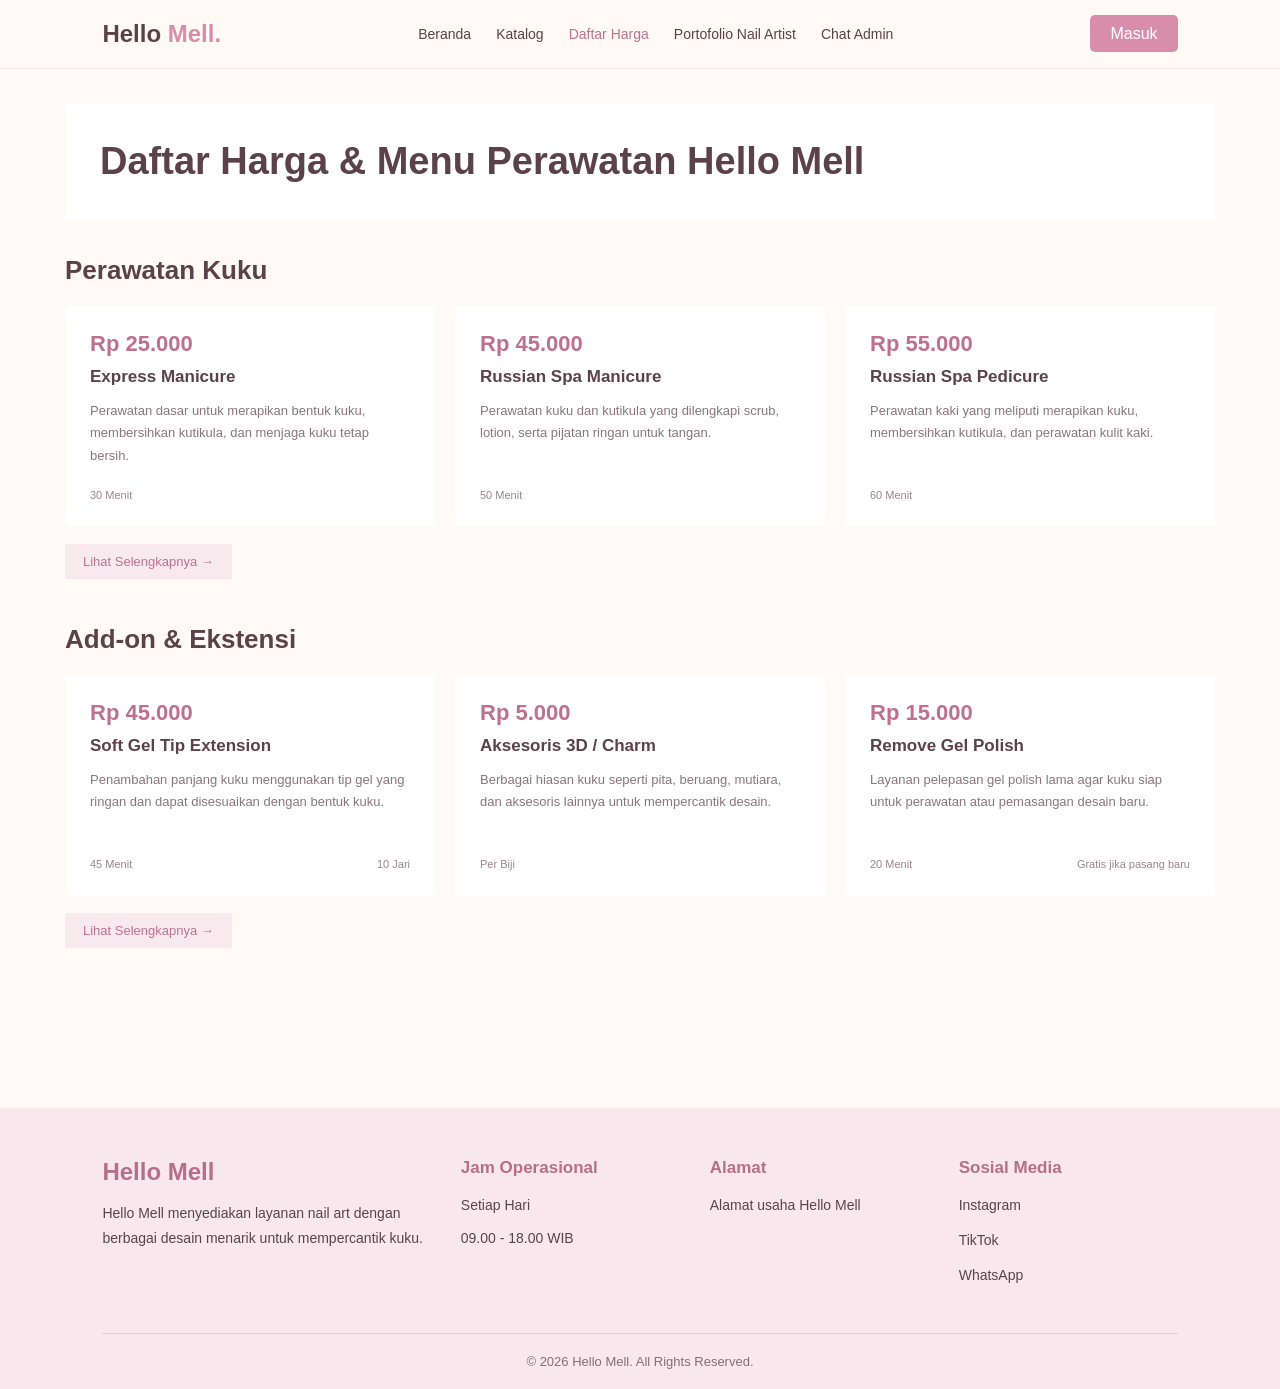
<file: Cust side/ikidaftarharga.html>
<!DOCTYPE html>
<html lang="id">
<head>
    <meta charset="UTF-8">
    <meta name="viewport" content="width=device-width, initial-scale=1.0">
    <title>Daftar Harga | Hello Mell</title>
    <link rel="stylesheet" href="csse.css">
</head>
<body>

<!-- NAVBAR -->
<header class="navbar">
    <div class="logo">Hello <span>Mell.</span></div>

    <nav class="nav-links" id="navLinks">
        <a href="ikibrandae.html">Beranda</a>
        <a href="ikikatalog.html">Katalog</a>
        <a href="ikidaftarharga.html" class="active">Daftar Harga</a>
        <a href="profilewong.html">Portofolio Nail Artist</a>
        <a href="cetadmin.html">Chat Admin</a>
    </nav>

  <div class="nav-buttons" id="navButtons">
    <a href="login.html" class="register-btn">Masuk</a>
</div>

    <button class="menu-btn" onclick="toggleMenu()">☰</button>
</header>

<main class="container">

    <section class="page-title">
        <h1>Daftar Harga & Menu Perawatan Hello Mell</h1>
    </section>

    <!-- PERAWATAN KUKU -->
    <section class="price-section">
        <h2>Perawatan Kuku</h2>

        <div class="price-grid">

            <article class="price-card">
                <div class="price">Rp 25.000</div>
                <h3>Express Manicure</h3>
                <p>
                    Perawatan dasar untuk merapikan bentuk kuku,
                    membersihkan kutikula, dan menjaga kuku
                    tetap bersih.
                </p>
                <div class="card-meta">
                    <span>30 Menit</span>
                </div>
            </article>

            <article class="price-card">
                <div class="price">Rp 45.000</div>
                <h3>Russian Spa Manicure</h3>
                <p>
                    Perawatan kuku dan kutikula yang dilengkapi
                    scrub, lotion, serta pijatan ringan
                    untuk tangan.
                </p>
                <div class="card-meta">
                    <span>50 Menit</span>
                </div>
            </article>

            <article class="price-card">
                <div class="price">Rp 55.000</div>
                <h3>Russian Spa Pedicure</h3>
                <p>
                    Perawatan kaki yang meliputi merapikan kuku,
                    membersihkan kutikula, dan perawatan
                    kulit kaki.
                </p>
                <div class="card-meta">
                    <span>60 Menit</span>
                </div>
            </article>

        </div>

        <a href="detailpelayanan.html" class="more-link">
            Lihat Selengkapnya →
        </a>
    </section>

    <!-- ADD-ON -->
    <section class="price-section">
        <h2>Add-on & Ekstensi</h2>

        <div class="price-grid">

            <article class="price-card">
                <div class="price">Rp 45.000</div>
                <h3>Soft Gel Tip Extension</h3>
                <p>
                    Penambahan panjang kuku menggunakan
                    tip gel yang ringan dan dapat
                    disesuaikan dengan bentuk kuku.
                </p>
                <div class="card-meta">
                    <span>45 Menit</span>
                    <span>10 Jari</span>
                </div>
            </article>

            <article class="price-card">
                <div class="price">Rp 5.000



                </div>
                <h3>Aksesoris 3D / Charm</h3>
                <p>
                    Berbagai hiasan kuku seperti pita,
                    beruang, mutiara, dan aksesoris
                    lainnya untuk mempercantik desain.
                </p>
                <div class="card-meta">
                    <span>Per Biji</span>
                </div>
            </article>

            <article class="price-card">
                <div class="price">Rp 15.000</div>
                <h3>Remove Gel Polish</h3>
                <p>
                    Layanan pelepasan gel polish lama
                    agar kuku siap untuk perawatan
                    atau pemasangan desain baru.
                </p>
                <div class="card-meta">
                    <span>20 Menit</span>
                    <span>Gratis jika pasang baru</span>
                </div>
            </article>

        </div>

        <a href="detailaddon.html" class="more-link">
            Lihat Selengkapnya →
        </a>
    </section>

</main>

<!-- FOOTER -->
<footer class="footer">
    <div class="footer-container">

        <div class="footer-about">
            <h2>Hello Mell</h2>
            <p>
                Hello Mell menyediakan layanan nail art
                dengan berbagai desain menarik untuk
                mempercantik kuku.
            </p>
        </div>

        <div class="footer-hours">
            <h3>Jam Operasional</h3>
            <p>Setiap Hari</p>
            <p>09.00 - 18.00 WIB</p>
        </div>

        <div class="footer-address">
            <h3>Alamat</h3>
            <p>Alamat usaha Hello Mell</p>
        </div>

        <div class="footer-social">
            <h3>Sosial Media</h3>
            <p><a href="#">Instagram</a></p>
            <p><a href="#">TikTok</a></p>
            <p><a href="#">WhatsApp</a></p>
        </div>

    </div>

    <div class="footer-bottom">
        <p>&copy; 2026 Hello Mell. All Rights Reserved.</p>
    </div>
</footer>

<script>
    function toggleMenu() {
        document.getElementById("navLinks").classList.toggle("show");
    }
     let statusLogin = localStorage.getItem("statusLogin");
    let navButtons = document.getElementById("navButtons");

    if (statusLogin == "true") {
        navButtons.innerHTML = '<a href="profilpengguna.html" class="register-btn">Profil</a>';
    } else {
        navButtons.innerHTML = '<a href="login.html" class="register-btn">Masuk</a>';
    }
</script>

</body>
</html>
</file>
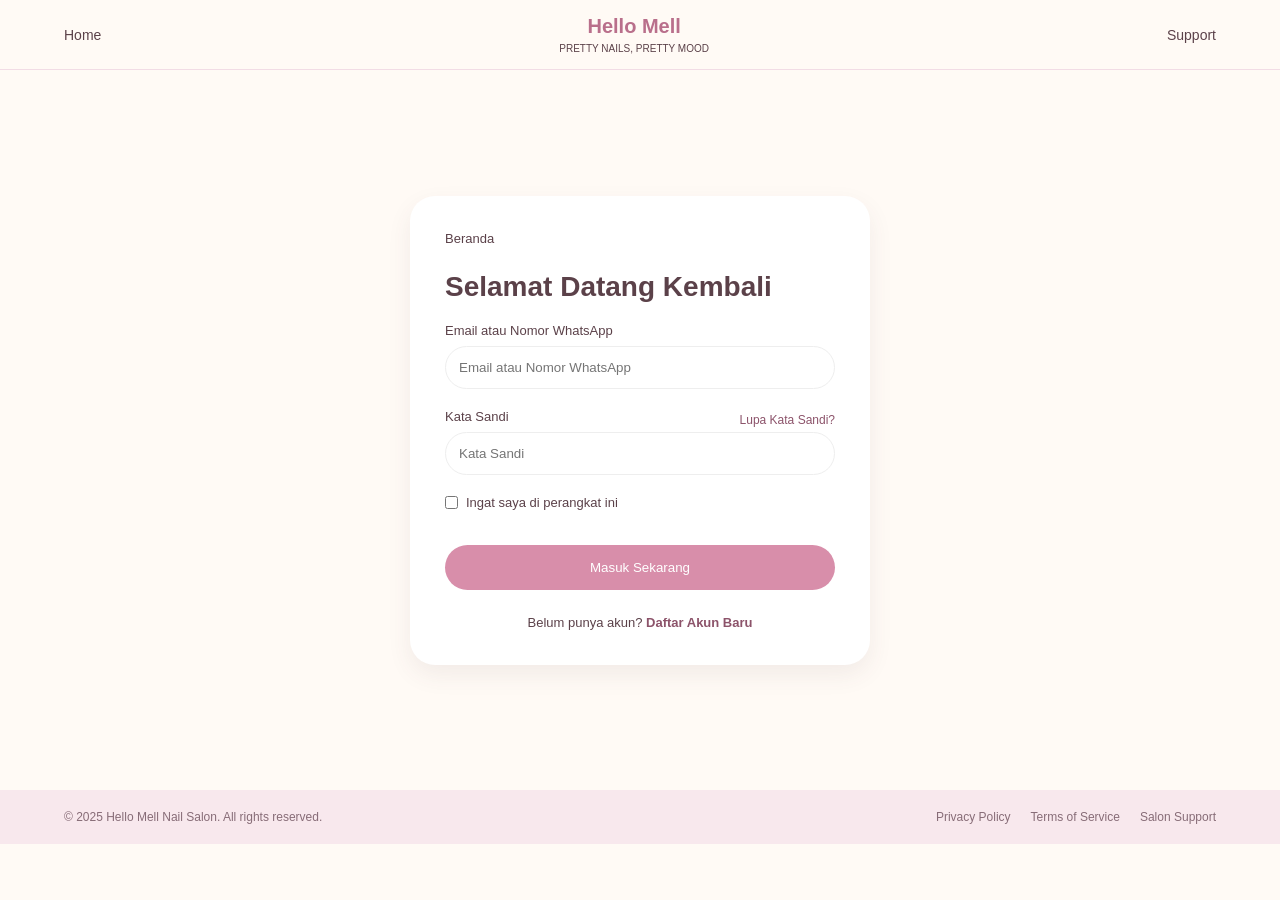
<file: Cust side/login.html>
<!DOCTYPE html>
<html lang="id">
<head>
    <meta charset="UTF-8">
    <meta name="viewport" content="width=device-width, initial-scale=1.0">
    <title>Login | Hello Mell</title>
    <link rel="stylesheet" href="hayuk.css">
</head>
<body>

<!-- HEADER -->
<header class="header">
    <a href="ikibrandae.html">Home</a>

    <div class="logo">
        <h2>Hello Mell</h2>
        <p>PRETTY NAILS, PRETTY MOOD</p>
    </div>

    <a href="chat-admin.html">Support</a>
</header>

<!-- LOGIN -->
<main class="login-container">

    <div class="login-box">

        <p class="back">Beranda</p>

        <h1>Selamat Datang Kembali</h1>

        <form id="formLogin">

            <label>Email atau Nomor WhatsApp</label>
            <input type="text" placeholder="Email atau Nomor WhatsApp" required>

            <div class="password-label">
                <label>Kata Sandi</label>
                <a href="#">Lupa Kata Sandi?</a>
            </div>

            <input type="password" placeholder="Kata Sandi" required>

            <div class="remember">
                <input type="checkbox" id="remember">
                <label for="remember">Ingat saya di perangkat ini</label>
            </div>

            <button type="submit">Masuk Sekarang</button>

        </form>

        <p class="account-link">
            Belum punya akun?
            <a href="masuk.html">Daftar Akun Baru</a>
        </p>

    </div>

</main>

<!-- FOOTER -->
<footer class="footer">
    <p>&copy; 2025 Hello Mell Nail Salon. All rights reserved.</p>

    <div>
        <a href="#">Privacy Policy</a>
        <a href="#">Terms of Service</a>
        <a href="chat-admin.html">Salon Support</a>
    </div>
</footer>

<!-- JAVASCRIPT -->
<script>
    document.getElementById("formLogin").addEventListener("submit", function(event) {
        event.preventDefault();

        localStorage.setItem("statusLogin", "true");

        window.location.href = "ikibrandae.html";
    });
</script>

</body>
</html>
</file>
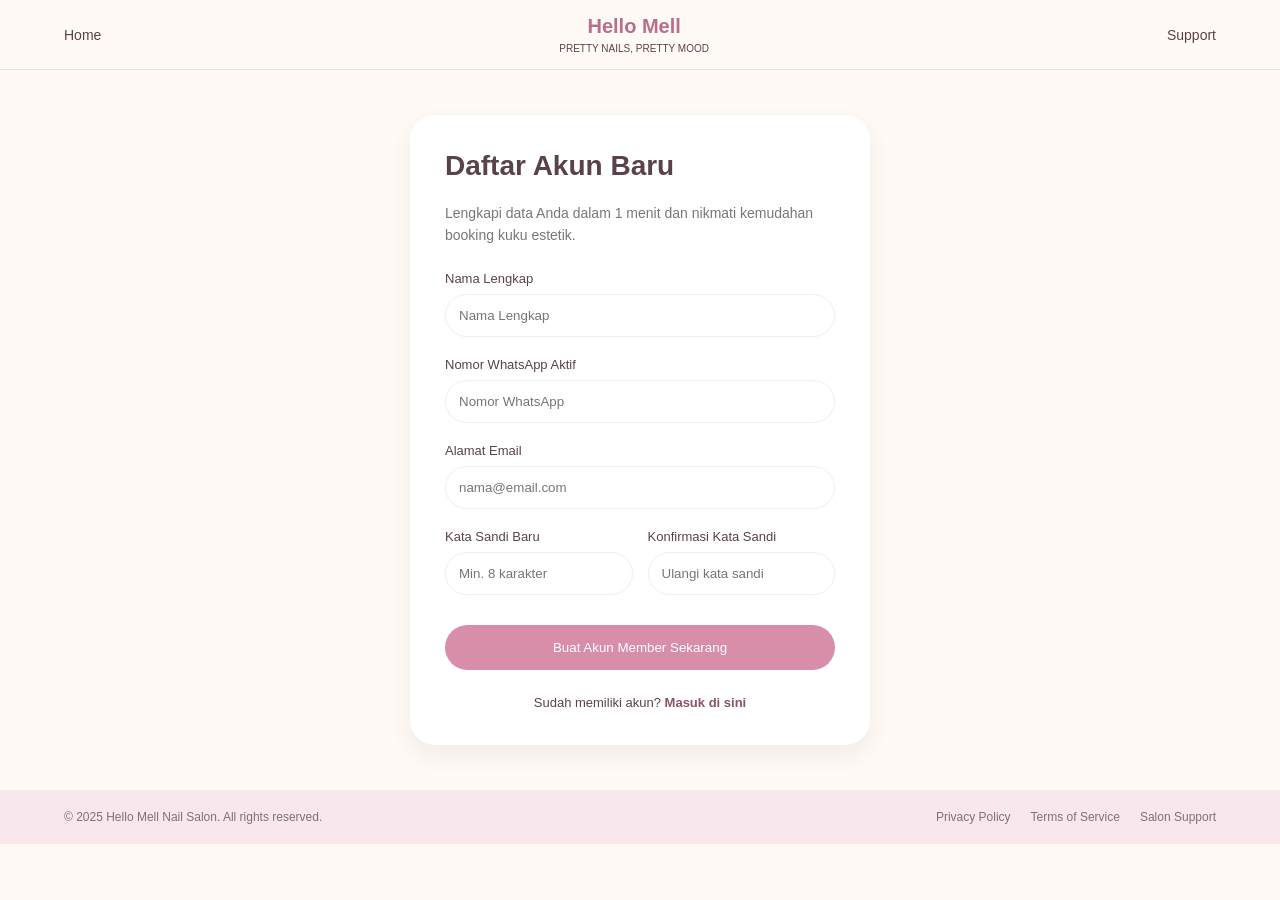
<file: Cust side/masuk.html>
<!DOCTYPE html>
<html lang="id">
<head>
    <meta charset="UTF-8">
    <meta name="viewport" content="width=device-width, initial-scale=1.0">
    <title>Registrasi | Hello Mell</title>
    <link rel="stylesheet" href="hayuk.css">
</head>
<body>

<!-- HEADER -->
<header class="header">
    <a href="ikibrandae.html">Home</a>

    <div class="logo">
        <h2>Hello Mell</h2>
        <p>PRETTY NAILS, PRETTY MOOD</p>
    </div>

    <a href="chat-admin.html">Support</a>
</header>

<!-- REGISTRASI -->
<main class="login-container">

    <div class="login-box">

        <h1>Daftar Akun Baru</h1>

        <p class="register-description">
            Lengkapi data Anda dalam 1 menit dan nikmati
            kemudahan booking kuku estetik.
        </p>

        <form>

            <label>Nama Lengkap</label>
            <input type="text" placeholder="Nama Lengkap" required>

            <label>Nomor WhatsApp Aktif</label>
            <input type="tel" placeholder="Nomor WhatsApp" required>

            <label>Alamat Email</label>
            <input type="email" placeholder="nama@email.com" required>

            <div class="password-grid">

                <div>
                    <label>Kata Sandi Baru</label>
                    <input type="password" placeholder="Min. 8 karakter" required>
                </div>

                <div>
                    <label>Konfirmasi Kata Sandi</label>
                    <input type="password" placeholder="Ulangi kata sandi" required>
                </div>

            </div>

            <button type="submit">Buat Akun Member Sekarang</button>

        </form>

        <p class="account-link">
            Sudah memiliki akun?
            <a href="login.html">Masuk di sini</a>
        </p>

    </div>

</main>

<!-- FOOTER -->
<footer class="footer">
    <p>&copy; 2025 Hello Mell Nail Salon. All rights reserved.</p>

    <div>
        <a href="#">Privacy Policy</a>
        <a href="#">Terms of Service</a>
        <a href="chat-admin.html">Salon Support</a>
    </div>
</footer>

</body>
</html>
</file>
<file: Cust side/csse.css>
* {
            margin: 0;
            padding: 0;
            box-sizing: border-box;
        }

        body {
            font-family: Arial, Helvetica, sans-serif;
            background-color: #fffaf5;
            color: #5b4149;
        }

        img {
            max-width: 100%;
            display: block;
        }

        a {
            text-decoration: none;
            color: inherit;
        }

        /* NAVBAR */
        .navbar {
            display: flex;
            justify-content: space-between;
            align-items: center;
            padding: 20px 8%;
            background-color: #fffaf5;
            border-bottom: 1px solid #f0e3e5;
        }

        .logo {
            font-size: 24px;
            font-weight: bold;
        }

        .logo span {
            color: #d88eaa;
        }

        .nav-links {
            display: flex;
            gap: 25px;
        }

        .nav-links a {
            font-size: 14px;
        }

        .nav-links a:hover,
        .nav-links .active {
            color: #bd718f;
        }

        .register-btn {
            background-color: #d88eaa;
            color: white;
            padding: 10px 20px;
            border-radius: 5px;
        }

        .register-btn:hover {
            background-color: #bd718f;
        }

        .menu-btn {
            display: none;
            font-size: 24px;
            border: none;
            background: none;
            cursor: pointer;
        }
/* CONTENT */
.container {
    max-width: 1200px;
    margin: auto;
    padding: 35px 25px;
}

.page-title {
    padding: 35px;
    background: white;
    margin-bottom: 35px;
}

.page-title h1 {
    font-size: 38px;
    line-height: 1.2;
}

/* DAFTAR HARGA */
.price-section {
    margin-bottom: 45px;
}

.price-section h2 {
    font-size: 26px;
    margin-bottom: 20px;
}

/* KARTU HARGA */
.price-grid {
    display: grid;
    grid-template-columns: repeat(3, 1fr);
    gap: 20px;
}

.price-card {
    background: white;
    padding: 25px;
    min-height: 220px;
    display: flex;
    flex-direction: column;
}

.price-card h3 {
    font-size: 17px;
    margin-bottom: 12px;
    line-height: 1.4;
}

.price-card p {
    font-size: 13px;
    line-height: 1.7;
    color: #88767b;
}

.price {
    color: #bd718f;
    font-size: 22px;
    font-weight: bold;
    margin-bottom: 8px;
}

.price small {
    font-size: 12px;
    font-weight: normal;
}

.card-meta {
    display: flex;
    justify-content: space-between;
    gap: 10px;
    font-size: 11px;
    color: #98858d;
    margin-top: auto;
    padding-top: 20px;
}

/* DETAIL HARGA */
.service-price {
    display: flex;
    flex-direction: column;
    margin-top: auto;
    padding-top: 25px;
}

.service-price span {
    font-size: 10px;
    color: #88757e;
    margin-bottom: 5px;
}

.service-price strong {
    font-size: 22px;
    color: #bd718f;
}

.service-price small {
    font-size: 11px;
    color: #88757e;
}

/* LINK SELENGKAPNYA */
.more-link {
    display: inline-block;
    margin-top: 18px;
    padding: 10px 18px;
    background: #f8e9ef;
    color: #bd718f;
    font-size: 13px;
}

.more-link:hover {
    background: #e9c1d0;
}

/* FOOTER */
.footer {
    background: #f8e8ed;
    color: #59434b;
    margin-top: 80px;
    padding: 50px 8% 20px;
}

.footer-container {
    display: grid;
    grid-template-columns: 1.5fr 1fr 1fr 1fr;
    gap: 30px;
    max-width: 1200px;
    margin: auto;
}

.footer-container h2,
.footer-container h3 {
    color: #b76e89;
    margin-bottom: 15px;
}

.footer-container h2 {
    font-size: 24px;
}

.footer-container h3 {
    font-size: 17px;
}

.footer-container p {
    font-size: 14px;
    line-height: 1.8;
    margin-bottom: 8px;
}

.footer-container a {
    display: block;
    color: #59434b;
    font-size: 14px;
    margin-bottom: 10px;
}

.footer-container a:hover {
    color: #b76e89;
}

.footer-bottom {
    border-top: 1px solid #e5cbd5;
    text-align: center;
    margin-top: 35px;
    padding-top: 20px;
}

.footer-bottom p {
    font-size: 13px;
    color: #876c77;
}

/* TABLET */
@media (max-width: 900px) {

    .navbar {
        padding: 20px 6%;
    }

    .nav-links {
        gap: 15px;
    }

    .price-grid {
        grid-template-columns: repeat(2, 1fr);
    }

    .footer-container {
        grid-template-columns: 1fr 1fr;
    }
}

/* HP */
@media (max-width: 600px) {

    .navbar {
        flex-wrap: wrap;
    }

    .menu-btn {
        display: block;
    }

    .nav-links {
        display: none;
        width: 100%;
        flex-direction: column;
        padding: 20px 0;
        gap: 20px;
    }

    .nav-links.show {
        display: flex;
    }

    .nav-buttons {
        margin-top: 15px;
    }

    .container {
        padding: 25px 15px;
    }

    .page-title {
        padding: 25px;
    }

    .page-title h1 {
        font-size: 28px;
    }

    .price-section h2 {
        font-size: 22px;
    }

    .price-grid {
        grid-template-columns: 1fr;
    }

    .footer {
        padding: 40px 6% 20px;
    }

    .footer-container {
        grid-template-columns: 1fr;
        gap: 25px;
    }
}
</file>
<file: Cust side/hayuk.css>
* {
    margin: 0;
    padding: 0;
    box-sizing: border-box;
}

body {
    font-family: Arial, Helvetica, sans-serif;
    background: #fffaf5;
    color: #5b4149;
}

/* HEADER */

.header {
    display: flex;
    justify-content: space-between;
    align-items: center;
    padding: 15px 5%;
    background: #fffaf5;
    border-bottom: 1px solid #f2dce5;
}

.header a {
    color: #5b4149;
    font-size: 14px;
    text-decoration: none;
}

.logo {
    text-align: center;
}

.logo h2 {
    color: #b96f8b;
    font-size: 20px;
}

.logo p {
    font-size: 10px;
    margin-top: 5px;
}

/* FORM */

.login-container {
    min-height: 80vh;
    display: flex;
    justify-content: center;
    align-items: center;
    padding: 40px 20px;
}

.login-box {
    width: 100%;
    max-width: 460px;
    background: white;
    padding: 35px;
    border-radius: 25px;
    box-shadow: 0 10px 25px rgba(91, 65, 73, 0.08);
}

.login-box h1 {
    font-size: 28px;
    margin-bottom: 20px;
}

.back {
    font-size: 13px;
    margin-bottom: 25px;
}

.register-description {
    color: #777;
    font-size: 14px;
    line-height: 1.6;
    margin-bottom: 25px;
}

form label {
    display: block;
    font-size: 13px;
    margin-bottom: 8px;
}

form input[type="text"],
form input[type="email"],
form input[type="tel"],
form input[type="password"] {
    width: 100%;
    padding: 13px;
    border: 1px solid #eee;
    border-radius: 25px;
    margin-bottom: 20px;
    outline: none;
}

form input:focus {
    border-color: #d88eaa;
}

/* PASSWORD */

.password-label {
    display: flex;
    justify-content: space-between;
    align-items: center;
}

.password-label a {
    font-size: 12px;
    color: #8c536a;
    text-decoration: none;
}

.password-grid {
    display: grid;
    grid-template-columns: 1fr 1fr;
    gap: 15px;
}

/* REMEMBER */

.remember {
    display: flex;
    align-items: center;
    gap: 8px;
    margin-bottom: 25px;
}

.remember label {
    margin: 0;
}

.remember input {
    accent-color: #b96f8b;
}

/* BUTTON */

form button {
    width: 100%;
    padding: 15px;
    background: #d88eaa;
    color: white;
    border: none;
    border-radius: 25px;
    cursor: pointer;
    margin-top: 10px;
}

form button:hover {
    background: #bd718f;
}

/* LINK AKUN */

.account-link {
    text-align: center;
    font-size: 13px;
    margin-top: 25px;
}

.account-link a {
    color: #8c536a;
    font-weight: bold;
    text-decoration: none;
}

/* FOOTER */

.footer {
    display: flex;
    justify-content: space-between;
    align-items: center;
    background: #f8e8ed;
    padding: 20px 5%;
    font-size: 12px;
    color: #876c77;
    gap: 15px;
}

.footer div {
    display: flex;
    gap: 20px;
}

.footer a {
    color: #876c77;
    text-decoration: none;
}

/* RESPONSIVE */

@media (max-width: 600px) {
    .login-box {
        padding: 25px;
    }

    .login-box h1 {
        font-size: 23px;
    }

    .password-grid {
        grid-template-columns: 1fr;
        gap: 0;
    }

    .footer {
        flex-direction: column;
        text-align: center;
    }

    .footer div {
        flex-wrap: wrap;
        justify-content: center;
    }
}
</file>
